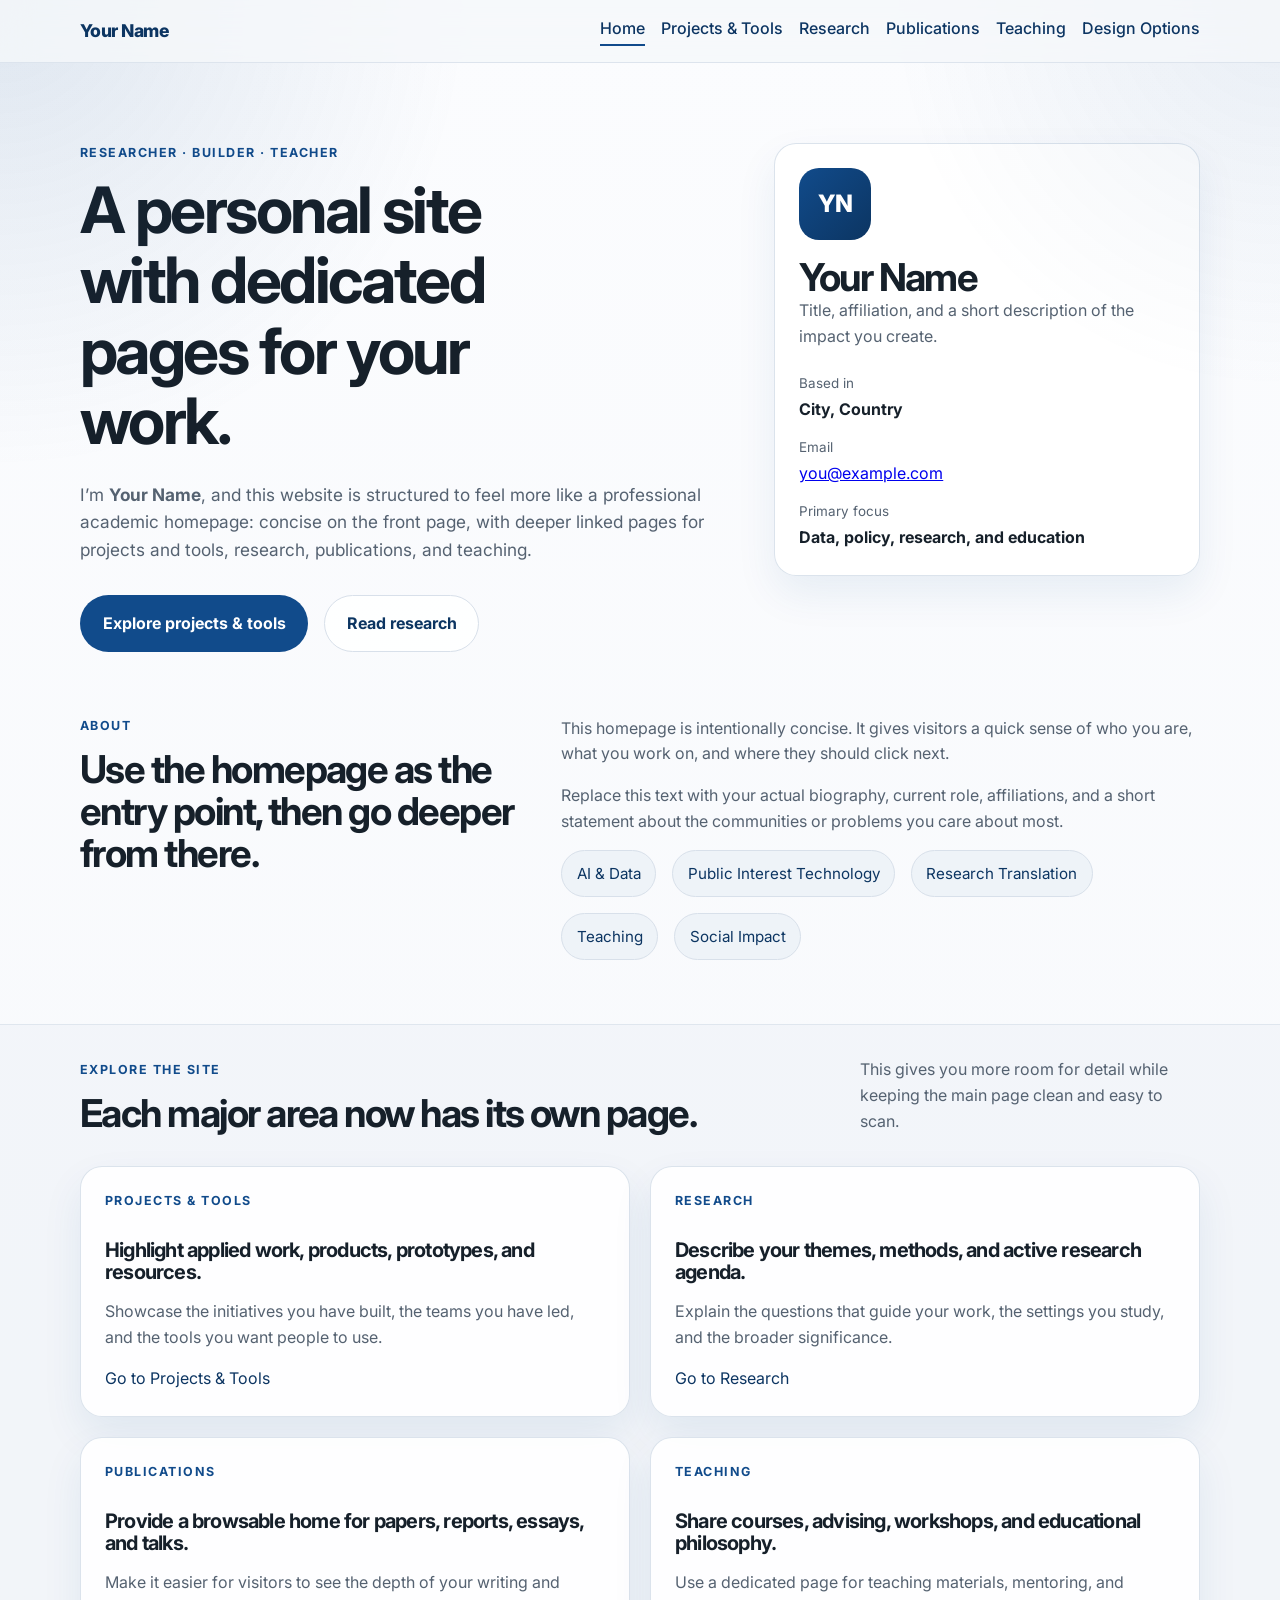
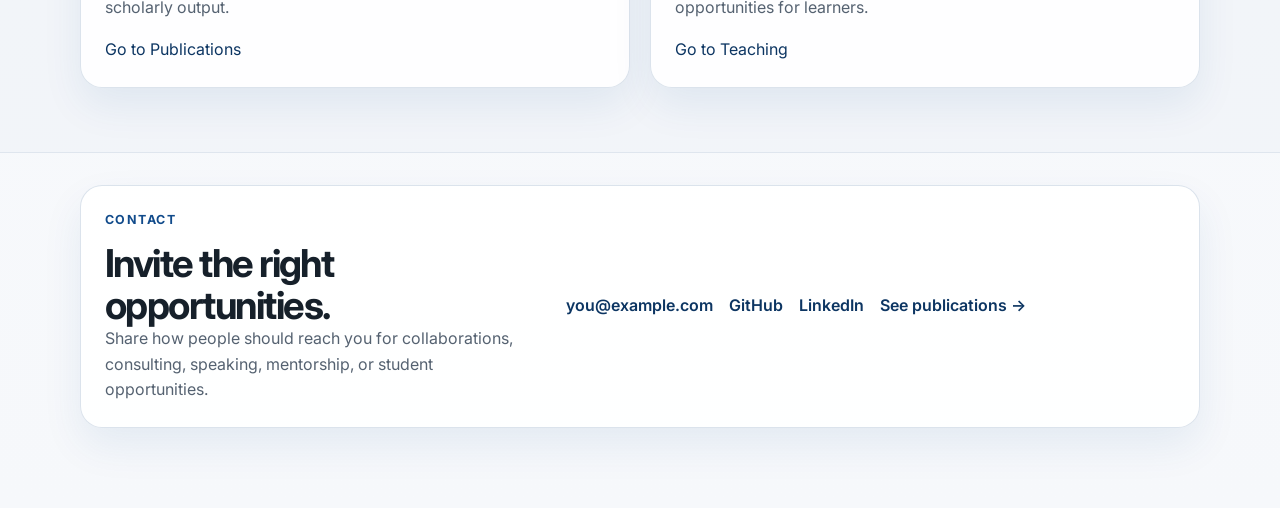
<file: index.html>
<!DOCTYPE html>
<html lang="en">
  <head>
    <meta charset="UTF-8" />
    <meta name="viewport" content="width=device-width, initial-scale=1.0" />
    <title>Your Name | Home</title>
    <meta
      name="description"
      content="A multi-page personal website inspired by rayidghani.com, with dedicated pages for projects and tools, research, publications, and teaching."
    />
    <link rel="preconnect" href="https://fonts.googleapis.com" />
    <link rel="preconnect" href="https://fonts.gstatic.com" crossorigin />
    <link
      href="https://fonts.googleapis.com/css2?family=Inter:wght@400;500;600;700;800&display=swap"
      rel="stylesheet"
    />
    <link rel="stylesheet" href="styles.css" />
  </head>
  <body>
    <header class="site-header">
      <div class="container nav-wrap">
        <a class="brand" href="index.html">Your Name</a>
        <nav class="nav" aria-label="Primary navigation">
          <a href="index.html" aria-current="page">Home</a>
          <a href="projects-tools.html">Projects &amp; Tools</a>
          <a href="research.html">Research</a>
          <a href="publications.html">Publications</a>
          <a href="teaching.html">Teaching</a>
          <a href="design-options.html">Design Options</a>
        </nav>
      </div>
    </header>

    <main>
      <section class="hero page-hero">
        <div class="container hero-grid">
          <div>
            <p class="eyebrow">Researcher · Builder · Teacher</p>
            <h1>A personal site with dedicated pages for your work.</h1>
            <p class="lead">
              I’m <strong>Your Name</strong>, and this website is structured to feel more like a
              professional academic homepage: concise on the front page, with deeper linked pages
              for projects and tools, research, publications, and teaching.
            </p>
            <div class="hero-actions">
              <a class="button primary" href="projects-tools.html">Explore projects &amp; tools</a>
              <a class="button secondary" href="research.html">Read research</a>
            </div>
          </div>
          <aside class="profile-card" aria-label="Profile summary">
            <div class="avatar" aria-hidden="true">YN</div>
            <h2>Your Name</h2>
            <p>Title, affiliation, and a short description of the impact you create.</p>
            <ul class="meta-list">
              <li><span>Based in</span><strong>City, Country</strong></li>
              <li><span>Email</span><a href="mailto:you@example.com">you@example.com</a></li>
              <li><span>Primary focus</span><strong>Data, policy, research, and education</strong></li>
            </ul>
          </aside>
        </div>
      </section>

      <section class="section">
        <div class="container section-grid">
          <div>
            <p class="section-label">About</p>
            <h2>Use the homepage as the entry point, then go deeper from there.</h2>
          </div>
          <div class="content-stack">
            <p>
              This homepage is intentionally concise. It gives visitors a quick sense of who you
              are, what you work on, and where they should click next.
            </p>
            <p>
              Replace this text with your actual biography, current role, affiliations, and a short
              statement about the communities or problems you care about most.
            </p>
            <div class="tag-row" aria-label="Areas of interest">
              <span>AI &amp; Data</span>
              <span>Public Interest Technology</span>
              <span>Research Translation</span>
              <span>Teaching</span>
              <span>Social Impact</span>
            </div>
          </div>
        </div>
      </section>

      <section class="section alt">
        <div class="container">
          <div class="section-heading">
            <div>
              <p class="section-label">Explore the site</p>
              <h2>Each major area now has its own page.</h2>
            </div>
            <p>
              This gives you more room for detail while keeping the main page clean and easy to
              scan.
            </p>
          </div>

          <div class="card-grid feature-grid">
            <article class="card feature-card">
              <p class="card-kicker">Projects &amp; Tools</p>
              <h3>Highlight applied work, products, prototypes, and resources.</h3>
              <p>
                Showcase the initiatives you have built, the teams you have led, and the tools you
                want people to use.
              </p>
              <a href="projects-tools.html">Go to Projects &amp; Tools</a>
            </article>
            <article class="card feature-card">
              <p class="card-kicker">Research</p>
              <h3>Describe your themes, methods, and active research agenda.</h3>
              <p>
                Explain the questions that guide your work, the settings you study, and the broader
                significance.
              </p>
              <a href="research.html">Go to Research</a>
            </article>
            <article class="card feature-card">
              <p class="card-kicker">Publications</p>
              <h3>Provide a browsable home for papers, reports, essays, and talks.</h3>
              <p>
                Make it easier for visitors to see the depth of your writing and scholarly output.
              </p>
              <a href="publications.html">Go to Publications</a>
            </article>
            <article class="card feature-card">
              <p class="card-kicker">Teaching</p>
              <h3>Share courses, advising, workshops, and educational philosophy.</h3>
              <p>
                Use a dedicated page for teaching materials, mentoring, and opportunities for
                learners.
              </p>
              <a href="teaching.html">Go to Teaching</a>
            </article>
          </div>
        </div>
      </section>

      <section class="section contact-section">
        <div class="container contact-card">
          <div>
            <p class="section-label">Contact</p>
            <h2>Invite the right opportunities.</h2>
            <p>
              Share how people should reach you for collaborations, consulting, speaking,
              mentorship, or student opportunities.
            </p>
          </div>
          <div class="contact-links">
            <a href="mailto:you@example.com">you@example.com</a>
            <a href="https://github.com/" target="_blank" rel="noreferrer">GitHub</a>
            <a href="https://www.linkedin.com/" target="_blank" rel="noreferrer">LinkedIn</a>
            <a href="publications.html">See publications →</a>
          </div>
        </div>
      </section>
    </main>
  </body>
</html>
</file>
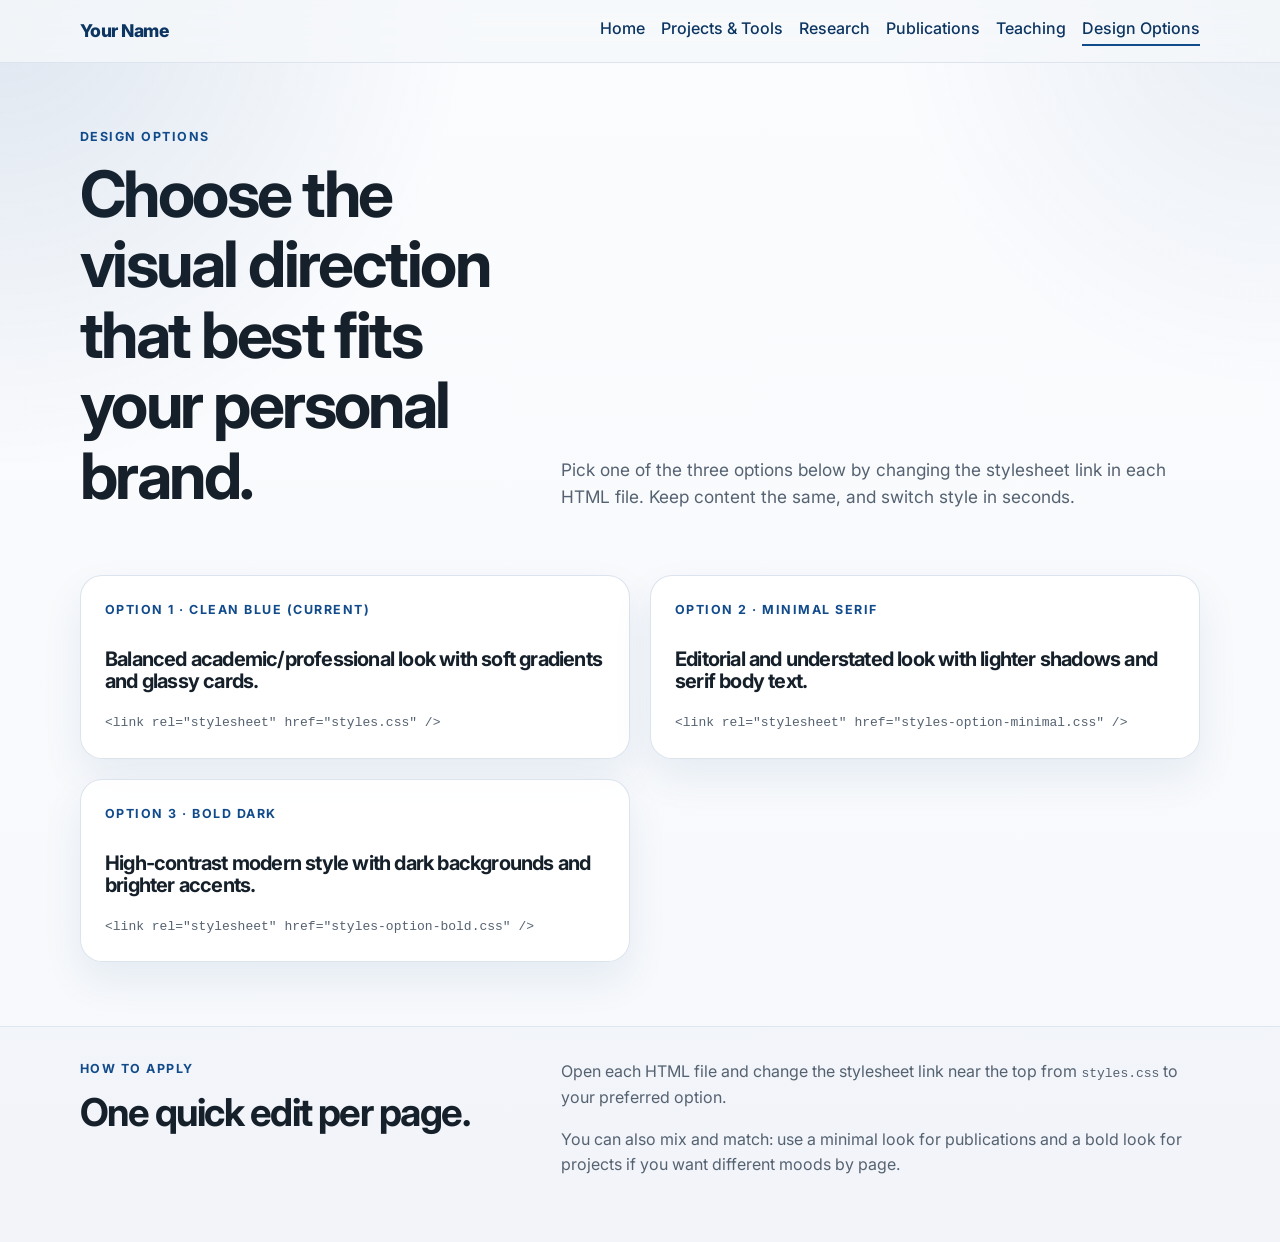
<file: design-options.html>
<!DOCTYPE html>
<html lang="en">
  <head>
    <meta charset="UTF-8" />
    <meta name="viewport" content="width=device-width, initial-scale=1.0" />
    <title>Your Name | Design Options</title>
    <meta
      name="description"
      content="Design and layout options for the multi-page personal website starter."
    />
    <link rel="preconnect" href="https://fonts.googleapis.com" />
    <link rel="preconnect" href="https://fonts.gstatic.com" crossorigin />
    <link
      href="https://fonts.googleapis.com/css2?family=Inter:wght@400;500;600;700;800&display=swap"
      rel="stylesheet"
    />
    <link rel="stylesheet" href="styles.css" />
  </head>
  <body>
    <header class="site-header">
      <div class="container nav-wrap">
        <a class="brand" href="index.html">Your Name</a>
        <nav class="nav" aria-label="Primary navigation">
          <a href="index.html">Home</a>
          <a href="projects-tools.html">Projects &amp; Tools</a>
          <a href="research.html">Research</a>
          <a href="publications.html">Publications</a>
          <a href="teaching.html">Teaching</a>
          <a href="design-options.html" aria-current="page">Design Options</a>
        </nav>
      </div>
    </header>

    <main>
      <section class="hero compact-hero">
        <div class="container page-intro">
          <div>
            <p class="eyebrow">Design Options</p>
            <h1>Choose the visual direction that best fits your personal brand.</h1>
          </div>
          <p class="lead intro-copy">
            Pick one of the three options below by changing the stylesheet link in each HTML file.
            Keep content the same, and switch style in seconds.
          </p>
        </div>
      </section>

      <section class="section">
        <div class="container card-grid feature-grid">
          <article class="card feature-card">
            <p class="card-kicker">Option 1 · Clean Blue (Current)</p>
            <h3>Balanced academic/professional look with soft gradients and glassy cards.</h3>
            <p><code>&lt;link rel="stylesheet" href="styles.css" /&gt;</code></p>
          </article>

          <article class="card feature-card">
            <p class="card-kicker">Option 2 · Minimal Serif</p>
            <h3>Editorial and understated look with lighter shadows and serif body text.</h3>
            <p><code>&lt;link rel="stylesheet" href="styles-option-minimal.css" /&gt;</code></p>
          </article>

          <article class="card feature-card">
            <p class="card-kicker">Option 3 · Bold Dark</p>
            <h3>High-contrast modern style with dark backgrounds and brighter accents.</h3>
            <p><code>&lt;link rel="stylesheet" href="styles-option-bold.css" /&gt;</code></p>
          </article>
        </div>
      </section>

      <section class="section alt">
        <div class="container section-grid">
          <div>
            <p class="section-label">How to apply</p>
            <h2>One quick edit per page.</h2>
          </div>
          <div class="content-stack">
            <p>
              Open each HTML file and change the stylesheet link near the top from
              <code>styles.css</code> to your preferred option.
            </p>
            <p>
              You can also mix and match: use a minimal look for publications and a bold look for
              projects if you want different moods by page.
            </p>
          </div>
        </div>
      </section>
    </main>
  </body>
</html>
</file>
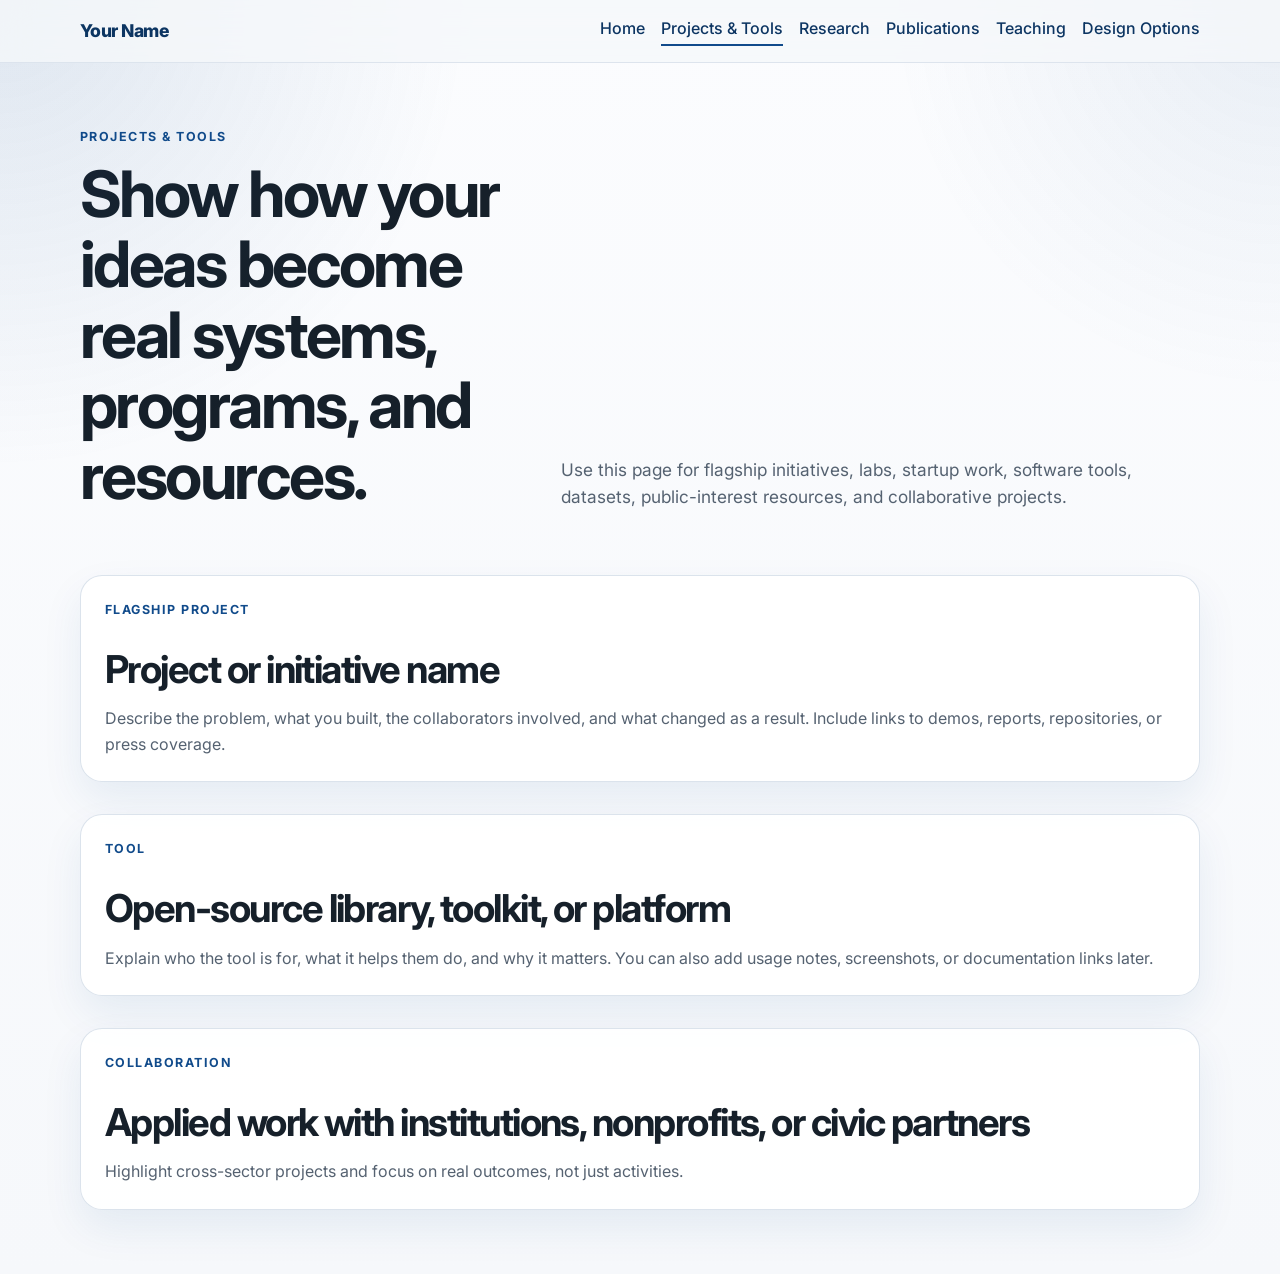
<file: projects-tools.html>
<!DOCTYPE html>
<html lang="en">
  <head>
    <meta charset="UTF-8" />
    <meta name="viewport" content="width=device-width, initial-scale=1.0" />
    <title>Your Name | Projects & Tools</title>
    <meta
      name="description"
      content="Projects and tools page for a personal website inspired by rayidghani.com."
    />
    <link rel="preconnect" href="https://fonts.googleapis.com" />
    <link rel="preconnect" href="https://fonts.gstatic.com" crossorigin />
    <link
      href="https://fonts.googleapis.com/css2?family=Inter:wght@400;500;600;700;800&display=swap"
      rel="stylesheet"
    />
    <link rel="stylesheet" href="styles.css" />
  </head>
  <body>
    <header class="site-header">
      <div class="container nav-wrap">
        <a class="brand" href="index.html">Your Name</a>
        <nav class="nav" aria-label="Primary navigation">
          <a href="index.html">Home</a>
          <a href="projects-tools.html" aria-current="page">Projects &amp; Tools</a>
          <a href="research.html">Research</a>
          <a href="publications.html">Publications</a>
          <a href="teaching.html">Teaching</a>
          <a href="design-options.html">Design Options</a>
        </nav>
      </div>
    </header>

    <main>
      <section class="hero compact-hero">
        <div class="container page-intro">
          <div>
            <p class="eyebrow">Projects &amp; Tools</p>
            <h1>Show how your ideas become real systems, programs, and resources.</h1>
          </div>
          <p class="lead intro-copy">
            Use this page for flagship initiatives, labs, startup work, software tools, datasets,
            public-interest resources, and collaborative projects.
          </p>
        </div>
      </section>

      <section class="section">
        <div class="container stacked-grid">
          <article class="card detail-card">
            <p class="card-kicker">Flagship Project</p>
            <h2>Project or initiative name</h2>
            <p>
              Describe the problem, what you built, the collaborators involved, and what changed as
              a result. Include links to demos, reports, repositories, or press coverage.
            </p>
          </article>
          <article class="card detail-card">
            <p class="card-kicker">Tool</p>
            <h2>Open-source library, toolkit, or platform</h2>
            <p>
              Explain who the tool is for, what it helps them do, and why it matters. You can also
              add usage notes, screenshots, or documentation links later.
            </p>
          </article>
          <article class="card detail-card">
            <p class="card-kicker">Collaboration</p>
            <h2>Applied work with institutions, nonprofits, or civic partners</h2>
            <p>
              Highlight cross-sector projects and focus on real outcomes, not just activities.
            </p>
          </article>
        </div>
      </section>
    </main>
  </body>
</html>
</file>
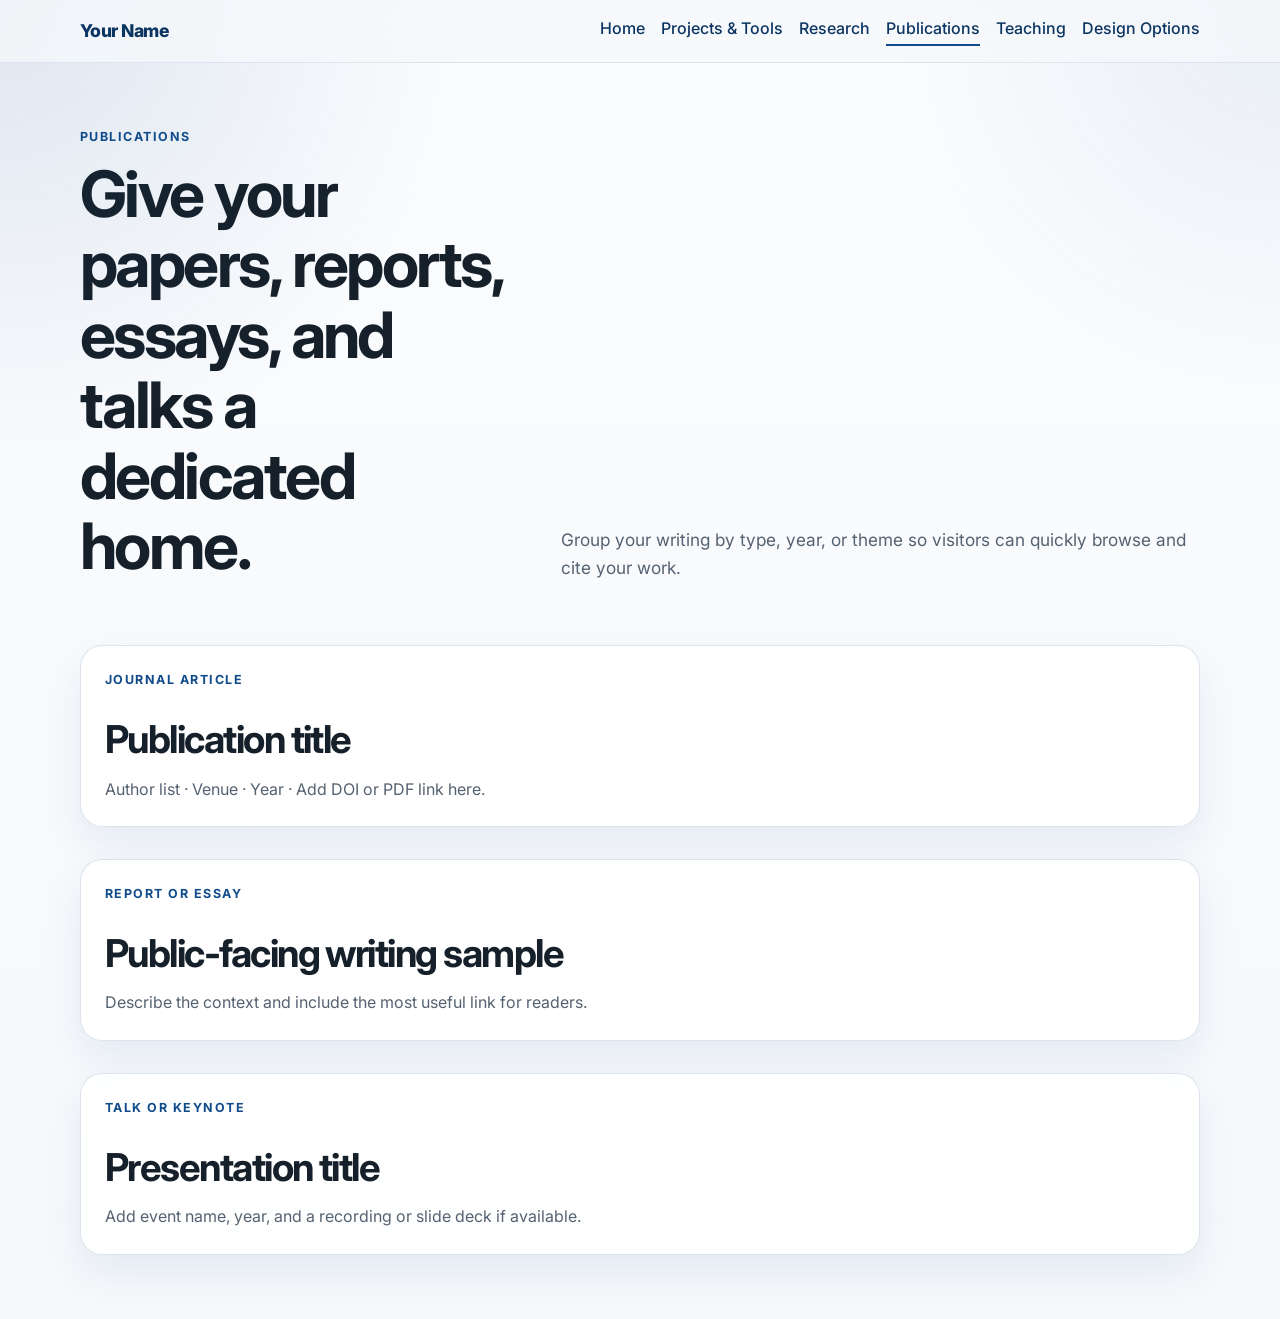
<file: publications.html>
<!DOCTYPE html>
<html lang="en">
  <head>
    <meta charset="UTF-8" />
    <meta name="viewport" content="width=device-width, initial-scale=1.0" />
    <title>Your Name | Publications</title>
    <meta
      name="description"
      content="Publications page for a personal website inspired by rayidghani.com."
    />
    <link rel="preconnect" href="https://fonts.googleapis.com" />
    <link rel="preconnect" href="https://fonts.gstatic.com" crossorigin />
    <link
      href="https://fonts.googleapis.com/css2?family=Inter:wght@400;500;600;700;800&display=swap"
      rel="stylesheet"
    />
    <link rel="stylesheet" href="styles.css" />
  </head>
  <body>
    <header class="site-header">
      <div class="container nav-wrap">
        <a class="brand" href="index.html">Your Name</a>
        <nav class="nav" aria-label="Primary navigation">
          <a href="index.html">Home</a>
          <a href="projects-tools.html">Projects &amp; Tools</a>
          <a href="research.html">Research</a>
          <a href="publications.html" aria-current="page">Publications</a>
          <a href="teaching.html">Teaching</a>
          <a href="design-options.html">Design Options</a>
        </nav>
      </div>
    </header>

    <main>
      <section class="hero compact-hero">
        <div class="container page-intro">
          <div>
            <p class="eyebrow">Publications</p>
            <h1>Give your papers, reports, essays, and talks a dedicated home.</h1>
          </div>
          <p class="lead intro-copy">
            Group your writing by type, year, or theme so visitors can quickly browse and cite your
            work.
          </p>
        </div>
      </section>

      <section class="section">
        <div class="container stacked-grid">
          <article class="card detail-card">
            <p class="card-kicker">Journal article</p>
            <h2>Publication title</h2>
            <p>Author list · Venue · Year · Add DOI or PDF link here.</p>
          </article>
          <article class="card detail-card">
            <p class="card-kicker">Report or essay</p>
            <h2>Public-facing writing sample</h2>
            <p>Describe the context and include the most useful link for readers.</p>
          </article>
          <article class="card detail-card">
            <p class="card-kicker">Talk or keynote</p>
            <h2>Presentation title</h2>
            <p>Add event name, year, and a recording or slide deck if available.</p>
          </article>
        </div>
      </section>
    </main>
  </body>
</html>
</file>
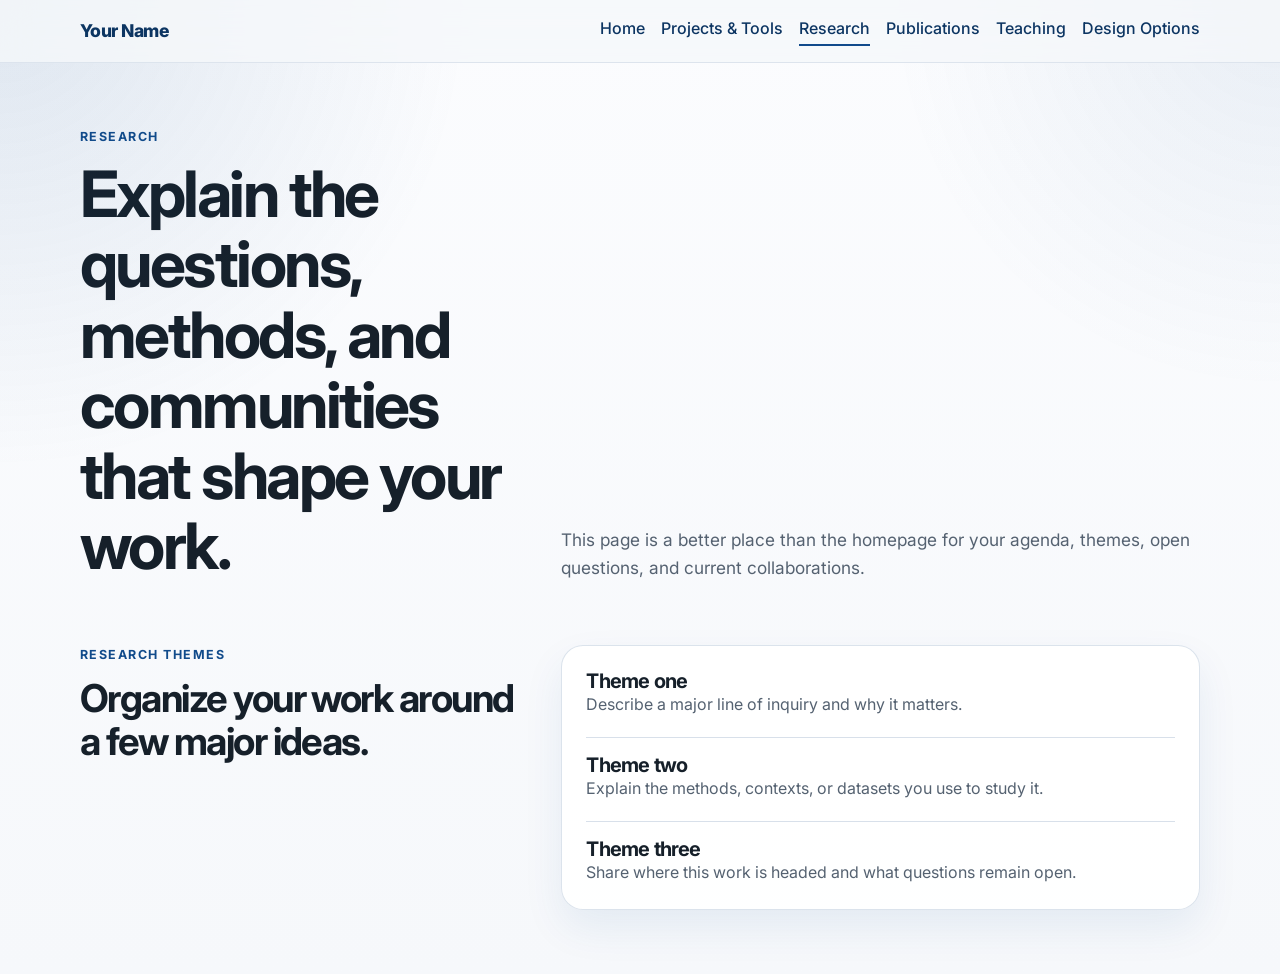
<file: research.html>
<!DOCTYPE html>
<html lang="en">
  <head>
    <meta charset="UTF-8" />
    <meta name="viewport" content="width=device-width, initial-scale=1.0" />
    <title>Your Name | Research</title>
    <meta name="description" content="Research page for a personal website inspired by rayidghani.com." />
    <link rel="preconnect" href="https://fonts.googleapis.com" />
    <link rel="preconnect" href="https://fonts.gstatic.com" crossorigin />
    <link
      href="https://fonts.googleapis.com/css2?family=Inter:wght@400;500;600;700;800&display=swap"
      rel="stylesheet"
    />
    <link rel="stylesheet" href="styles.css" />
  </head>
  <body>
    <header class="site-header">
      <div class="container nav-wrap">
        <a class="brand" href="index.html">Your Name</a>
        <nav class="nav" aria-label="Primary navigation">
          <a href="index.html">Home</a>
          <a href="projects-tools.html">Projects &amp; Tools</a>
          <a href="research.html" aria-current="page">Research</a>
          <a href="publications.html">Publications</a>
          <a href="teaching.html">Teaching</a>
          <a href="design-options.html">Design Options</a>
        </nav>
      </div>
    </header>

    <main>
      <section class="hero compact-hero">
        <div class="container page-intro">
          <div>
            <p class="eyebrow">Research</p>
            <h1>Explain the questions, methods, and communities that shape your work.</h1>
          </div>
          <p class="lead intro-copy">
            This page is a better place than the homepage for your agenda, themes, open questions,
            and current collaborations.
          </p>
        </div>
      </section>

      <section class="section">
        <div class="container split-layout">
          <div>
            <p class="section-label">Research themes</p>
            <h2>Organize your work around a few major ideas.</h2>
          </div>
          <div class="list-panel">
            <article>
              <h3>Theme one</h3>
              <p>Describe a major line of inquiry and why it matters.</p>
            </article>
            <article>
              <h3>Theme two</h3>
              <p>Explain the methods, contexts, or datasets you use to study it.</p>
            </article>
            <article>
              <h3>Theme three</h3>
              <p>Share where this work is headed and what questions remain open.</p>
            </article>
          </div>
        </div>
      </section>
    </main>
  </body>
</html>
</file>
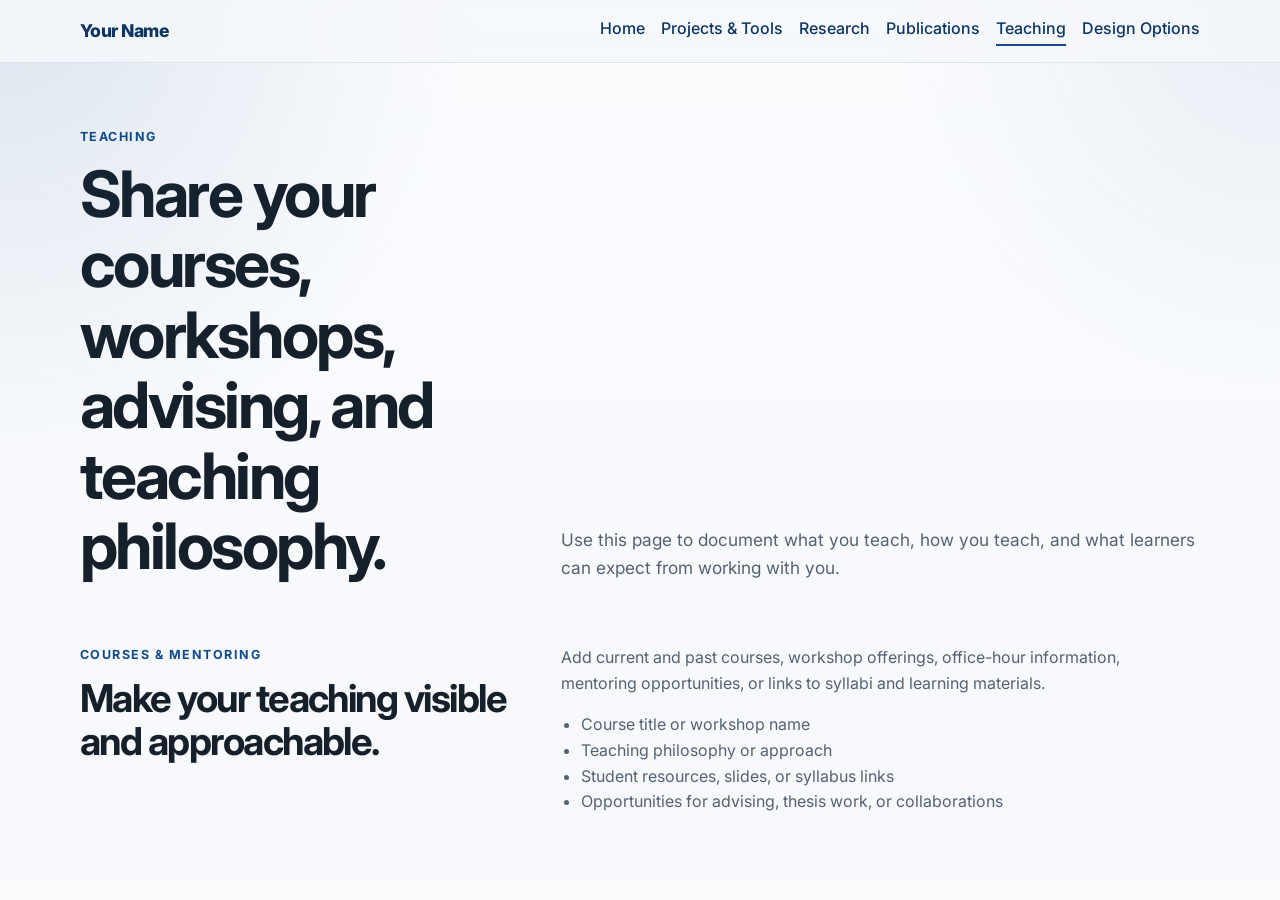
<file: teaching.html>
<!DOCTYPE html>
<html lang="en">
  <head>
    <meta charset="UTF-8" />
    <meta name="viewport" content="width=device-width, initial-scale=1.0" />
    <title>Your Name | Teaching</title>
    <meta name="description" content="Teaching page for a personal website inspired by rayidghani.com." />
    <link rel="preconnect" href="https://fonts.googleapis.com" />
    <link rel="preconnect" href="https://fonts.gstatic.com" crossorigin />
    <link
      href="https://fonts.googleapis.com/css2?family=Inter:wght@400;500;600;700;800&display=swap"
      rel="stylesheet"
    />
    <link rel="stylesheet" href="styles.css" />
  </head>
  <body>
    <header class="site-header">
      <div class="container nav-wrap">
        <a class="brand" href="index.html">Your Name</a>
        <nav class="nav" aria-label="Primary navigation">
          <a href="index.html">Home</a>
          <a href="projects-tools.html">Projects &amp; Tools</a>
          <a href="research.html">Research</a>
          <a href="publications.html">Publications</a>
          <a href="teaching.html" aria-current="page">Teaching</a>
          <a href="design-options.html">Design Options</a>
        </nav>
      </div>
    </header>

    <main>
      <section class="hero compact-hero">
        <div class="container page-intro">
          <div>
            <p class="eyebrow">Teaching</p>
            <h1>Share your courses, workshops, advising, and teaching philosophy.</h1>
          </div>
          <p class="lead intro-copy">
            Use this page to document what you teach, how you teach, and what learners can expect
            from working with you.
          </p>
        </div>
      </section>

      <section class="section">
        <div class="container split-layout">
          <div>
            <p class="section-label">Courses &amp; mentoring</p>
            <h2>Make your teaching visible and approachable.</h2>
          </div>
          <div class="content-stack">
            <p>
              Add current and past courses, workshop offerings, office-hour information, mentoring
              opportunities, or links to syllabi and learning materials.
            </p>
            <ul class="bullet-list">
              <li>Course title or workshop name</li>
              <li>Teaching philosophy or approach</li>
              <li>Student resources, slides, or syllabus links</li>
              <li>Opportunities for advising, thesis work, or collaborations</li>
            </ul>
          </div>
        </div>
      </section>
    </main>
  </body>
</html>
</file>
<file: styles.css>
:root {
  --bg: #f6f8fb;
  --surface: rgba(255, 255, 255, 0.9);
  --surface-alt: #eef3f8;
  --border: #d8e0ea;
  --text: #16202a;
  --muted: #556271;
  --accent: #114b8b;
  --accent-dark: #0c3562;
  --shadow: 0 18px 40px rgba(17, 75, 139, 0.08);
  --radius: 22px;
  --max-width: 1120px;
}

* {
  box-sizing: border-box;
}

html {
  scroll-behavior: smooth;
}

body {
  margin: 0;
  font-family: "Inter", system-ui, -apple-system, BlinkMacSystemFont, "Segoe UI", sans-serif;
  color: var(--text);
  background: linear-gradient(180deg, #fbfcfe 0%, var(--bg) 100%);
  line-height: 1.6;
}

body::before {
  content: "";
  position: fixed;
  inset: 0;
  background:
    radial-gradient(circle at top left, rgba(17, 75, 139, 0.12), transparent 30%),
    radial-gradient(circle at top right, rgba(17, 75, 139, 0.08), transparent 25%);
  pointer-events: none;
}

.container {
  width: min(calc(100% - 2rem), var(--max-width));
  margin: 0 auto;
}

.site-header {
  position: sticky;
  top: 0;
  z-index: 10;
  backdrop-filter: blur(16px);
  background: rgba(246, 248, 251, 0.8);
  border-bottom: 1px solid rgba(216, 224, 234, 0.8);
}

.nav-wrap {
  display: flex;
  justify-content: space-between;
  align-items: center;
  padding: 1rem 0;
  gap: 1rem;
}

.brand,
.nav a,
.contact-links a,
.card a {
  color: var(--accent-dark);
  text-decoration: none;
}

.brand {
  font-weight: 800;
  letter-spacing: -0.03em;
  font-size: 1.1rem;
}

.nav {
  display: flex;
  flex-wrap: wrap;
  gap: 1rem;
}

.nav a {
  font-weight: 500;
  padding-bottom: 0.15rem;
}

.nav a[aria-current="page"] {
  border-bottom: 2px solid var(--accent);
}

.hero {
  padding: 5rem 0 3rem;
}

.compact-hero {
  padding: 4rem 0 2rem;
}

.page-hero {
  padding-bottom: 2rem;
}

.hero-grid,
.section-grid,
.split-layout,
.contact-card,
.page-intro,
.stacked-grid {
  display: grid;
  gap: 2rem;
}

.hero-grid {
  grid-template-columns: 1.4fr 0.9fr;
  align-items: start;
}

.page-intro,
.section-grid,
.split-layout,
.contact-card {
  grid-template-columns: 0.95fr 1.35fr;
}

.eyebrow,
.section-label,
.card-kicker {
  text-transform: uppercase;
  letter-spacing: 0.12em;
  font-size: 0.78rem;
  font-weight: 700;
  color: var(--accent);
  margin: 0 0 0.75rem;
}

h1,
h2,
h3 {
  letter-spacing: -0.04em;
  line-height: 1.1;
  margin: 0;
}

h1 {
  font-size: clamp(2.6rem, 5vw, 4.8rem);
  max-width: 12ch;
}

h2 {
  font-size: clamp(1.8rem, 3vw, 2.8rem);
}

h3 {
  font-size: 1.25rem;
}

p {
  margin: 0;
  color: var(--muted);
}

.lead {
  margin-top: 1.5rem;
  max-width: 67ch;
  font-size: 1.08rem;
}

.intro-copy {
  align-self: end;
}

.hero-actions,
.tag-row,
.contact-links {
  display: flex;
  gap: 1rem;
  flex-wrap: wrap;
}

.hero-actions {
  margin-top: 2rem;
}

.button {
  display: inline-flex;
  align-items: center;
  justify-content: center;
  border-radius: 999px;
  padding: 0.9rem 1.35rem;
  font-weight: 700;
  text-decoration: none;
  border: 1px solid var(--border);
}

.button.primary {
  background: var(--accent);
  color: #fff;
  border-color: transparent;
}

.button.secondary {
  background: var(--surface);
  color: var(--accent-dark);
}

.profile-card,
.card,
.list-panel,
.contact-card {
  background: var(--surface);
  border: 1px solid rgba(216, 224, 234, 0.9);
  border-radius: var(--radius);
  box-shadow: var(--shadow);
}

.profile-card,
.card,
.list-panel,
.contact-card {
  padding: 1.5rem;
}

.avatar {
  width: 72px;
  height: 72px;
  border-radius: 20px;
  display: grid;
  place-items: center;
  background: linear-gradient(135deg, var(--accent), var(--accent-dark));
  color: #fff;
  font-size: 1.5rem;
  font-weight: 800;
  margin-bottom: 1rem;
}

.meta-list {
  list-style: none;
  padding: 0;
  margin: 1.5rem 0 0;
  display: grid;
  gap: 0.9rem;
}

.meta-list li {
  display: flex;
  flex-direction: column;
  gap: 0.15rem;
}

.meta-list span {
  font-size: 0.84rem;
  color: var(--muted);
}

.section {
  padding: 2rem 0 4rem;
}

.alt {
  background: rgba(238, 243, 248, 0.55);
  border-top: 1px solid rgba(216, 224, 234, 0.7);
  border-bottom: 1px solid rgba(216, 224, 234, 0.7);
}

.content-stack {
  display: grid;
  gap: 1rem;
}

.tag-row span {
  padding: 0.65rem 0.9rem;
  border-radius: 999px;
  background: var(--surface-alt);
  border: 1px solid var(--border);
  font-size: 0.95rem;
  color: var(--accent-dark);
}

.section-heading {
  display: flex;
  justify-content: space-between;
  gap: 2rem;
  align-items: end;
  margin-bottom: 2rem;
}

.section-heading p {
  max-width: 34ch;
}

.card-grid {
  display: grid;
  grid-template-columns: repeat(3, minmax(0, 1fr));
  gap: 1.25rem;
}

.feature-grid {
  grid-template-columns: repeat(2, minmax(0, 1fr));
}

.card,
.list-panel,
.detail-card {
  display: grid;
  gap: 1rem;
}

.stacked-grid {
  grid-template-columns: 1fr;
}

.list-panel article {
  padding-bottom: 1.2rem;
  border-bottom: 1px solid var(--border);
}

.list-panel article:last-child {
  padding-bottom: 0;
  border-bottom: none;
}

.bullet-list {
  margin: 0;
  padding-left: 1.25rem;
  color: var(--muted);
}

.contact-section {
  padding-bottom: 5rem;
}

.contact-card {
  align-items: center;
}

.contact-links a {
  font-weight: 600;
}

@media (max-width: 900px) {
  .hero-grid,
  .section-grid,
  .split-layout,
  .contact-card,
  .card-grid,
  .page-intro,
  .feature-grid {
    grid-template-columns: 1fr;
  }

  .section-heading {
    flex-direction: column;
    align-items: start;
  }
}

@media (max-width: 640px) {
  .hero {
    padding-top: 3.5rem;
  }

  .nav-wrap {
    align-items: start;
    flex-direction: column;
  }

  .button,
  .contact-links a {
    width: 100%;
  }
}
</file>
